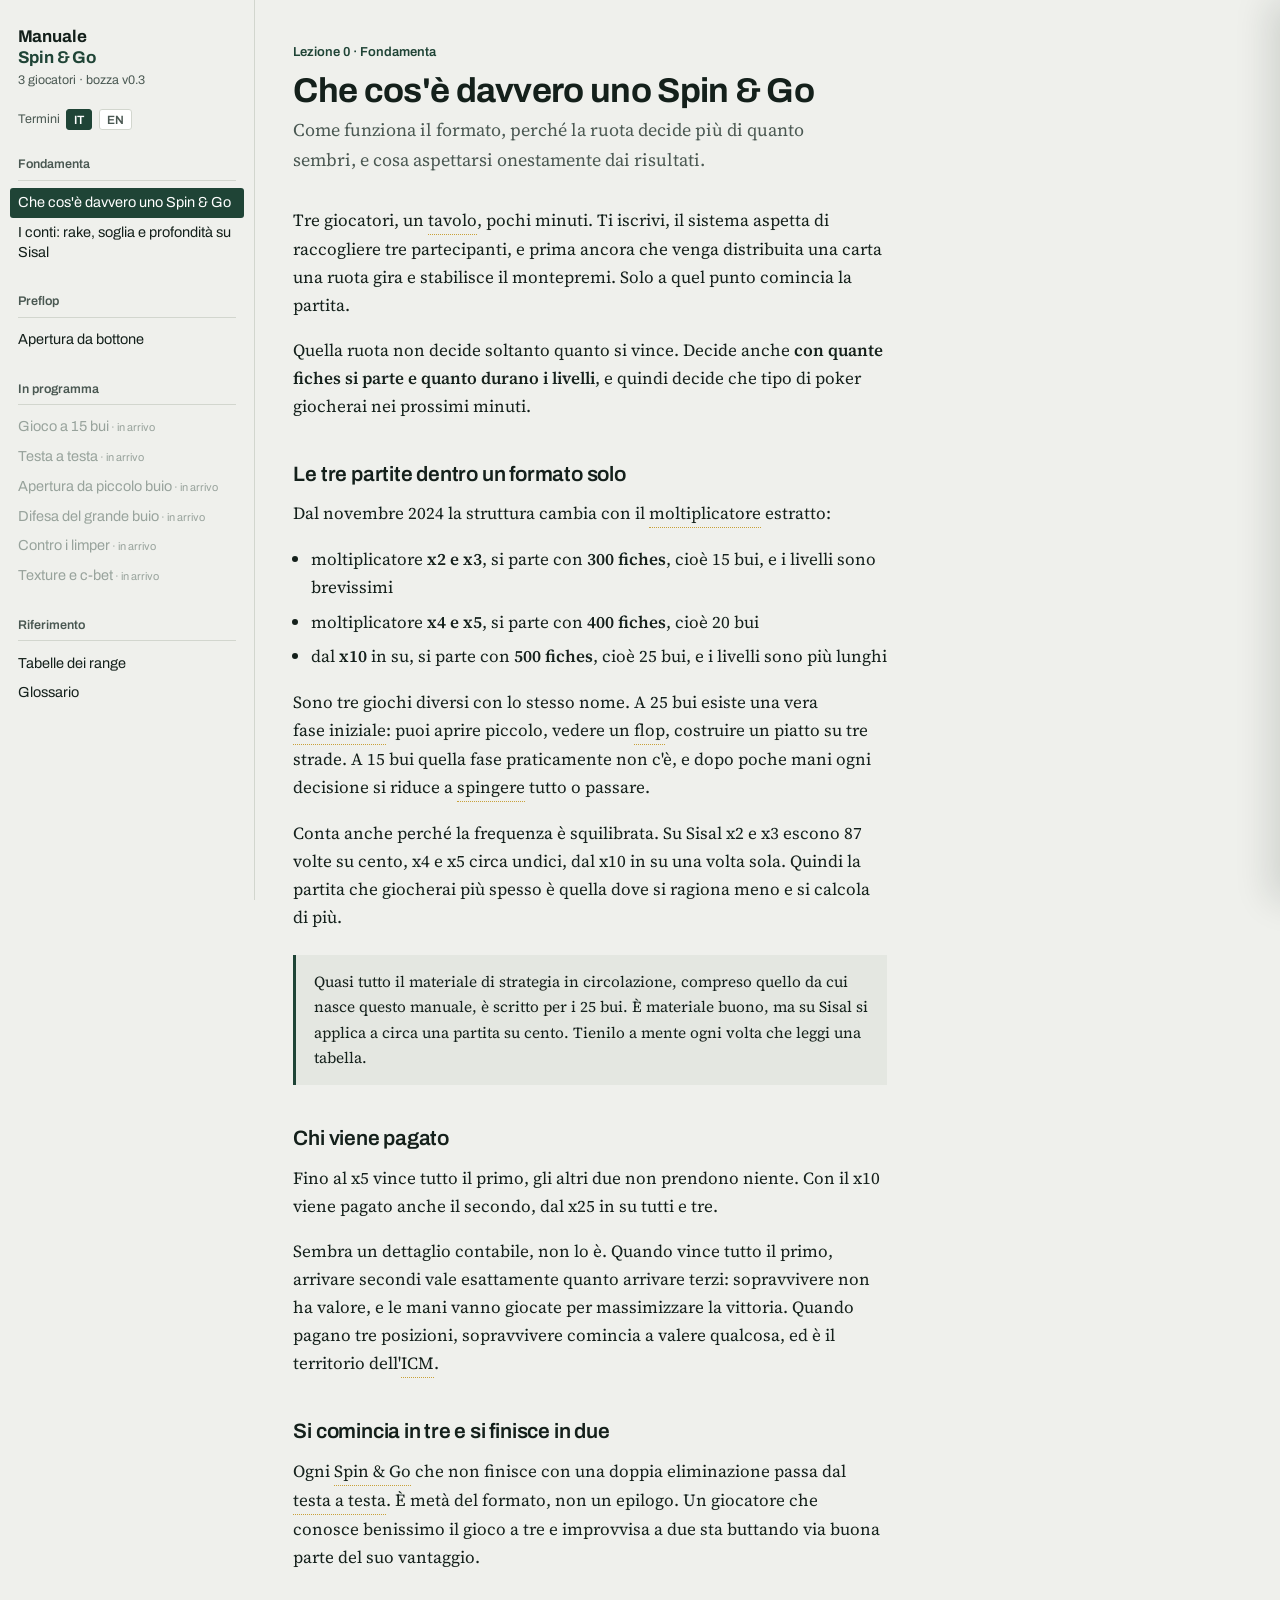
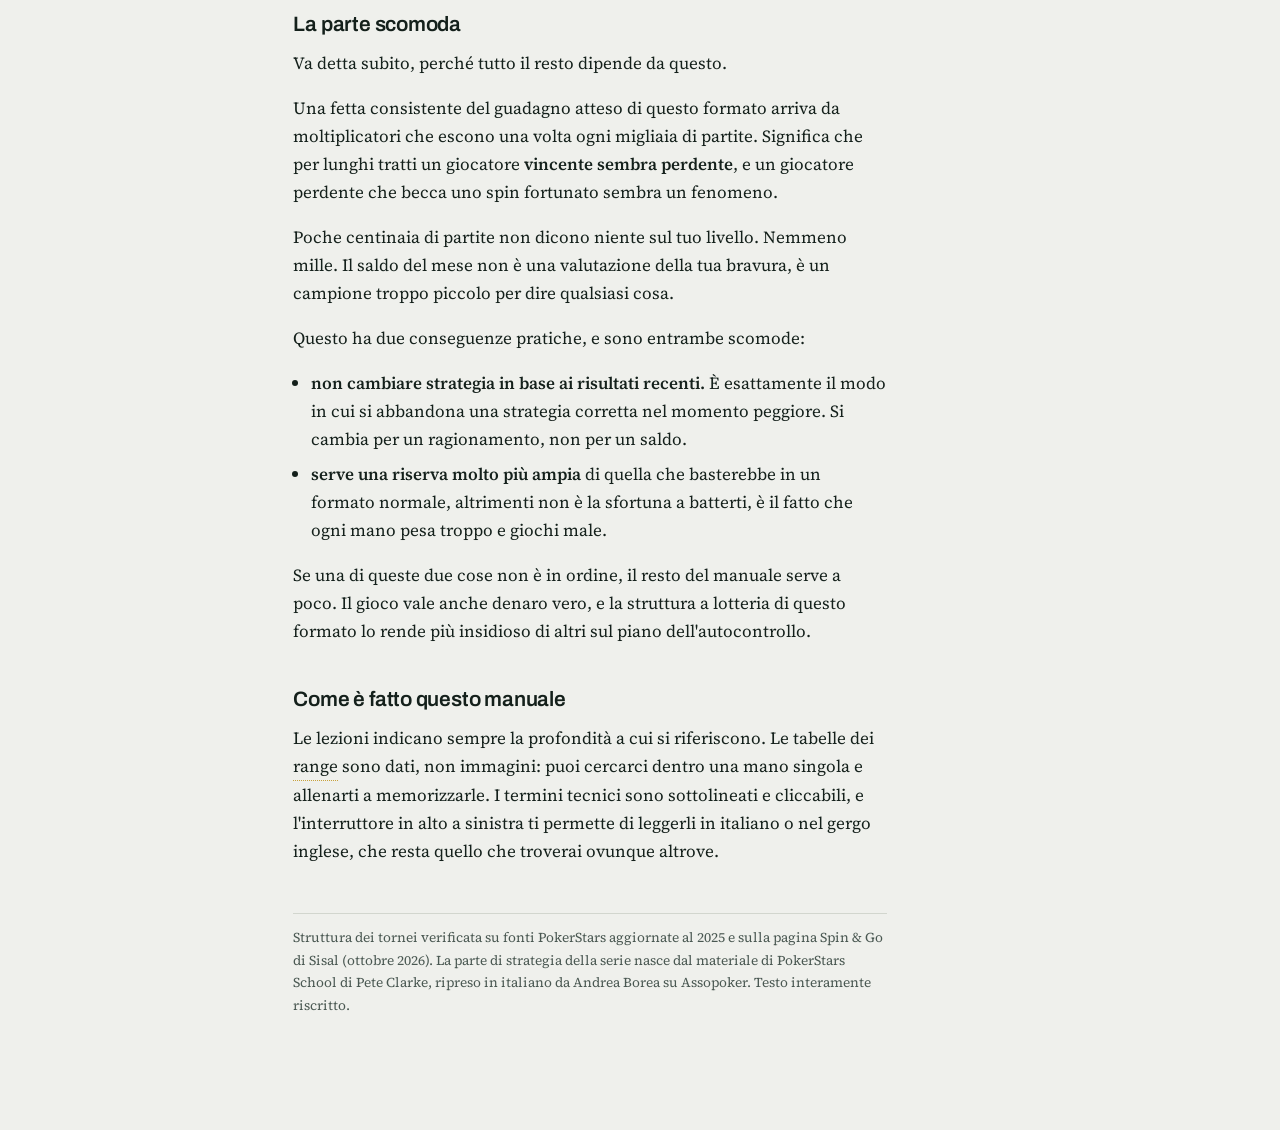
<file: index.html>
<!DOCTYPE html>
<html lang="it">
<head>
<meta charset="utf-8">
<meta name="viewport" content="width=device-width, initial-scale=1">
<title>Manuale Spin &amp; Go</title>
<link rel="preconnect" href="https://fonts.googleapis.com">
<link rel="preconnect" href="https://fonts.gstatic.com" crossorigin>
<link href="https://fonts.googleapis.com/css2?family=Archivo:wght@400;500;600;700&family=Source+Serif+4:ital,opsz,wght@0,8..60,400;0,8..60,600;1,8..60,400&display=swap" rel="stylesheet">
<link rel="stylesheet" href="assets/style.css">
</head>
<body>
<button id="apriMenu">☰ Indice</button>
<div class="wrap">
  <nav id="nav">
    <div class="marchio">Manuale<span>Spin &amp; Go</span></div>
    <div class="sotto">3 giocatori · bozza v0.3</div>
    <div class="lingua">Termini <button data-l="it" class="on">IT</button><button data-l="en">EN</button></div>
    <div id="indice"></div>
  </nav>
  <main><article id="pagina"></article></main>
</div>
<div id="suggerimento"></div>
<div id="velo"></div>
<aside id="pannello" role="dialog" aria-modal="true"><button class="chiudi">×</button><div id="pannelloCorpo"></div></aside>

<script src="dati/glossario.js"></script>
<script src="dati/ranges.js"></script>
<script src="contenuti/lezioni.js"></script>
<script src="assets/app.js"></script>
</body>
</html>
</file>
<file: assets/style.css>
:root{
  --carta:#EFF0EC; --carta-alt:#E4E7E1;
  --inchiostro:#14201B; --inchiostro-soft:#4A5852;
  --feltro:#1F4436; --ocra:#C8A13A; --linea:#D2D6CE;
  --sans:'Archivo',system-ui,sans-serif; --serif:'Source Serif 4',Georgia,serif;
  --nav-w:255px;
}
*{box-sizing:border-box}
html{-webkit-text-size-adjust:100%}
body{margin:0;background:var(--carta);color:var(--inchiostro);font-family:var(--serif);font-size:17px;line-height:1.65}
@media (prefers-reduced-motion:reduce){*{transition:none!important}}

.wrap{display:flex;min-height:100vh}
nav{width:var(--nav-w);flex:0 0 var(--nav-w);border-right:1px solid var(--linea);padding:1.6rem 1.1rem 3rem;position:sticky;top:0;height:100vh;overflow-y:auto;font-family:var(--sans);font-size:14.5px}
nav .marchio{font-weight:700;font-size:17px;letter-spacing:-.01em;line-height:1.25}
nav .marchio span{display:block;color:var(--feltro)}
nav .sotto{color:var(--inchiostro-soft);font-size:12.5px;margin:.15rem 0 1.1rem}
nav h4{font-size:12.5px;font-weight:600;color:var(--inchiostro-soft);margin:1.5rem 0 .45rem;padding-bottom:.3rem;border-bottom:1px solid var(--linea)}
nav a{display:block;padding:.32rem .5rem;margin:0 -.5rem;color:var(--inchiostro);text-decoration:none;border-radius:3px;line-height:1.35}
nav a:hover{background:var(--carta-alt)}
nav a.attivo{background:var(--feltro);color:#fff}
nav a.futura{color:#98A39C;pointer-events:none}
nav a.futura::after{content:' · in arrivo';font-size:11px}

.lingua{display:flex;align-items:center;gap:.4rem;font-size:12.5px;color:var(--inchiostro-soft);margin-bottom:.4rem}
.lingua button{font-family:var(--sans);font-size:12px;font-weight:600;padding:.18rem .45rem;border:1px solid var(--linea);background:#fff;color:var(--inchiostro-soft);cursor:pointer;border-radius:3px}
.lingua button.on{background:var(--feltro);color:#fff;border-color:var(--feltro)}

main{flex:1;min-width:0;padding:2.6rem 2.4rem 6rem;max-width:1040px}
article{max-width:66ch}

h1{font-family:var(--sans);font-weight:700;font-size:2.15rem;line-height:1.12;letter-spacing:-.02em;margin:0 0 .3rem}
h2{font-family:var(--sans);font-weight:600;font-size:1.3rem;line-height:1.25;margin:2.6rem 0 .7rem;letter-spacing:-.01em}
h3{font-family:var(--sans);font-weight:600;font-size:1.05rem;margin:1.8rem 0 .5rem}
p{margin:0 0 1.05rem}
ul{margin:0 0 1.1rem;padding-left:1.1rem} li{margin-bottom:.4rem}
strong{font-weight:600}
.occhiello{font-family:var(--sans);font-size:13px;color:var(--feltro);font-weight:600;margin-bottom:.55rem}
.sommario{font-size:1.12rem;color:var(--inchiostro-soft);margin-bottom:2rem;max-width:58ch}
blockquote{margin:1.5rem 0;padding:.9rem 1.1rem;background:var(--carta-alt);border-left:3px solid var(--feltro);font-size:.96rem}
blockquote p:last-child{margin:0}
.dati{margin:1.3rem 0 1.8rem;overflow-x:auto;-webkit-overflow-scrolling:touch}
.dati table{border-collapse:collapse;width:100%;font-family:var(--sans);font-size:14px;font-variant-numeric:tabular-nums;line-height:1.35}
.dati th{text-align:right;font-weight:600;font-size:12.5px;color:var(--inchiostro-soft);border-bottom:1.5px solid var(--inchiostro);padding:.45rem 0 .45rem .9rem;vertical-align:bottom}
.dati td{text-align:right;border-bottom:1px solid var(--linea);padding:.5rem 0 .5rem .9rem;white-space:nowrap}
.dati th:first-child,.dati td:first-child{text-align:left;padding-left:0;white-space:normal}
.dati strong{color:var(--feltro)}
.fonte{font-size:.85rem;color:var(--inchiostro-soft);border-top:1px solid var(--linea);padding-top:.8rem;margin-top:3rem}

.termine{border:0;border-bottom:1.5px dotted var(--ocra);cursor:pointer;color:inherit;background:none;font:inherit;padding:0}
.termine:hover,.termine:focus-visible{background:rgba(200,161,58,.22);outline:none}

#suggerimento{position:fixed;z-index:60;max-width:320px;background:var(--inchiostro);color:#F2F3F0;font-family:var(--sans);font-size:13.5px;line-height:1.45;padding:.6rem .75rem;border-radius:5px;pointer-events:none;opacity:0;transition:opacity .11s;box-shadow:0 6px 22px rgba(20,32,27,.28)}
#suggerimento.on{opacity:1}
#suggerimento b{display:block;color:var(--ocra);font-weight:600}
#suggerimento u{display:block;text-decoration:none;color:#8E9C94;font-size:11.5px;margin-bottom:.3rem}
#suggerimento i{display:block;font-style:normal;color:#8E9C94;font-size:11.5px;margin-top:.4rem}

#velo{position:fixed;inset:0;background:rgba(20,32,27,.32);opacity:0;pointer-events:none;transition:opacity .2s;z-index:70}
#velo.on{opacity:1;pointer-events:auto}
#pannello{position:fixed;top:0;right:0;bottom:0;width:400px;max-width:92vw;z-index:80;background:var(--carta);border-left:1px solid var(--linea);transform:translateX(100%);transition:transform .22s ease;overflow-y:auto;padding:1.6rem 1.5rem 3rem;box-shadow:-10px 0 34px rgba(20,32,27,.14)}
#pannello.on{transform:none}
#pannello .chiudi{position:absolute;top:1rem;right:1.1rem;border:1px solid var(--linea);background:none;width:30px;height:30px;border-radius:50%;cursor:pointer;font-size:16px;color:var(--inchiostro-soft)}
#pannello .categoria{font-family:var(--sans);font-size:12px;color:var(--feltro);font-weight:600;margin-bottom:.3rem}
#pannello h3{font-family:var(--sans);font-size:1.35rem;margin:0}
#pannello .altralingua{font-family:var(--sans);font-size:14px;color:var(--inchiostro-soft);margin:.1rem 0 .9rem}
#pannello .collegati{margin-top:1.6rem;border-top:1px solid var(--linea);padding-top:.9rem}
#pannello .collegati span{font-family:var(--sans);font-size:12.5px;color:var(--inchiostro-soft);display:block;margin-bottom:.5rem}
.pillola{display:inline-block;font-family:var(--sans);font-size:13px;border:1px solid var(--linea);background:#fff;border-radius:3px;padding:.22rem .5rem;margin:0 .3rem .35rem 0;cursor:pointer;color:var(--inchiostro)}
.pillola:hover{border-color:var(--feltro);background:var(--carta-alt)}

.tabella{margin:2rem 0 2.6rem;max-width:640px}
.tabella .testata{display:flex;justify-content:space-between;align-items:baseline;gap:1rem;margin-bottom:.5rem;flex-wrap:wrap}
.tabella .titolo{font-family:var(--sans);font-weight:600;font-size:1.02rem}
.tabella .meta{font-family:var(--sans);font-size:12.5px;color:var(--inchiostro-soft)}
.griglia{display:grid;grid-template-columns:repeat(13,1fr);gap:2px;font-family:var(--sans)}
.cella{aspect-ratio:1;display:flex;align-items:center;justify-content:center;font-size:clamp(8px,1.3vw,11.5px);font-weight:500;border-radius:2px;font-variant-numeric:tabular-nums;user-select:none;color:#fff}
.cella.chiaro{color:#1A2620}
.cella.evidenzia{outline:3px solid #C8A13A;outline-offset:-1px;z-index:2}
.cella.spenta{opacity:.15}
.legenda{display:grid;grid-template-columns:repeat(auto-fit,minmax(190px,1fr));gap:.3rem .9rem;margin-top:.85rem;font-family:var(--sans);font-size:13px}
.legenda i{display:inline-block;width:13px;height:13px;border-radius:2px;margin-right:.45rem;vertical-align:-2px}
.legenda em{font-style:normal;color:var(--inchiostro-soft);font-variant-numeric:tabular-nums}
.notaTab{font-size:.93rem;color:var(--inchiostro-soft);margin-top:.9rem;padding-left:.8rem;border-left:2px solid var(--linea)}

.barra{display:flex;flex-wrap:wrap;gap:.5rem;margin-top:1rem;align-items:center}
.barra input{font-family:var(--sans);font-size:14px;padding:.42rem .6rem;width:132px;border:1px solid var(--linea);border-radius:4px;background:#fff;color:var(--inchiostro)}
.bottone{font-family:var(--sans);font-size:14px;font-weight:500;cursor:pointer;padding:.45rem .8rem;border:1px solid var(--feltro);border-radius:4px;background:#fff;color:var(--feltro)}
.bottone:hover{background:var(--feltro);color:#fff}
.bottone.pieno{background:var(--feltro);color:#fff}
.bottone:disabled{opacity:.45;cursor:default}
.esito{font-family:var(--sans);font-size:14px;min-height:1.4em;color:var(--inchiostro-soft)}
.esito.giusto{color:var(--feltro);font-weight:600}
.esito.sbagliato{color:#A32A2A;font-weight:600}
.quiz{border:1px solid var(--linea);background:#fff;border-radius:5px;padding:1rem 1.1rem;margin-top:1rem}
.quiz .mano{font-family:var(--sans);font-size:2.1rem;font-weight:700;letter-spacing:-.02em;line-height:1}
.quiz .contesto{font-family:var(--sans);font-size:13px;color:var(--inchiostro-soft);margin-bottom:.8rem}
.quiz .punteggio{font-family:var(--sans);font-size:13px;color:var(--inchiostro-soft);margin-top:.7rem;font-variant-numeric:tabular-nums}

.profondita{display:flex;gap:.4rem;align-items:center;margin:1.4rem 0 2rem;font-family:var(--sans);font-size:14px;flex-wrap:wrap}
.profondita span{color:var(--inchiostro-soft);margin-right:.3rem}
.vuoto{border:1px dashed var(--linea);border-radius:5px;padding:1.5rem;font-family:var(--sans);font-size:14.5px;color:var(--inchiostro-soft);max-width:640px}
.vuoto b{display:block;font-weight:600;color:var(--inchiostro);margin-bottom:.3rem}

#cerca{font-family:var(--sans);font-size:15px;padding:.55rem .7rem;width:100%;max-width:340px;border:1px solid var(--linea);border-radius:4px;background:#fff;color:var(--inchiostro);margin-bottom:1.4rem}
.voce{border-bottom:1px solid var(--linea);padding:.85rem 0}
.voce .nomi{font-family:var(--sans);font-weight:600;font-size:1.02rem;cursor:pointer;background:none;border:0;padding:0;color:var(--inchiostro);text-align:left}
.voce .nomi:hover{color:var(--feltro)}
.voce .nomi small{font-weight:400;color:var(--inchiostro-soft)}
.voce p{margin:.15rem 0 0;color:var(--inchiostro-soft);font-size:.95rem}

#apriMenu{display:none}
@media (max-width:880px){
  body{font-size:16.5px}
  .wrap{display:block}
  nav{position:fixed;top:0;left:0;bottom:0;width:84vw;z-index:90;background:var(--carta);transform:translateX(-100%);transition:transform .22s ease;height:100%}
  nav.on{transform:none}
  main{padding:4.2rem 1.15rem 5rem;max-width:none}
  article{max-width:none}
  #apriMenu{display:flex;align-items:center;position:fixed;top:0;left:0;right:0;height:3.2rem;z-index:85;background:var(--carta);border:0;border-bottom:1px solid var(--linea);font-family:var(--sans);font-weight:600;font-size:15px;padding:0 1.15rem;cursor:pointer;color:var(--inchiostro);width:100%}
  #pannello{top:auto;height:82vh;width:100%;max-width:100%;border-radius:12px 12px 0 0;transform:translateY(100%);border-left:0;border-top:1px solid var(--linea)}
  #pannello.on{transform:none}
  .tabella{max-width:100%}
  .cella{font-size:clamp(7px,2.2vw,11px)}
  #suggerimento{display:none}
}
</file>
